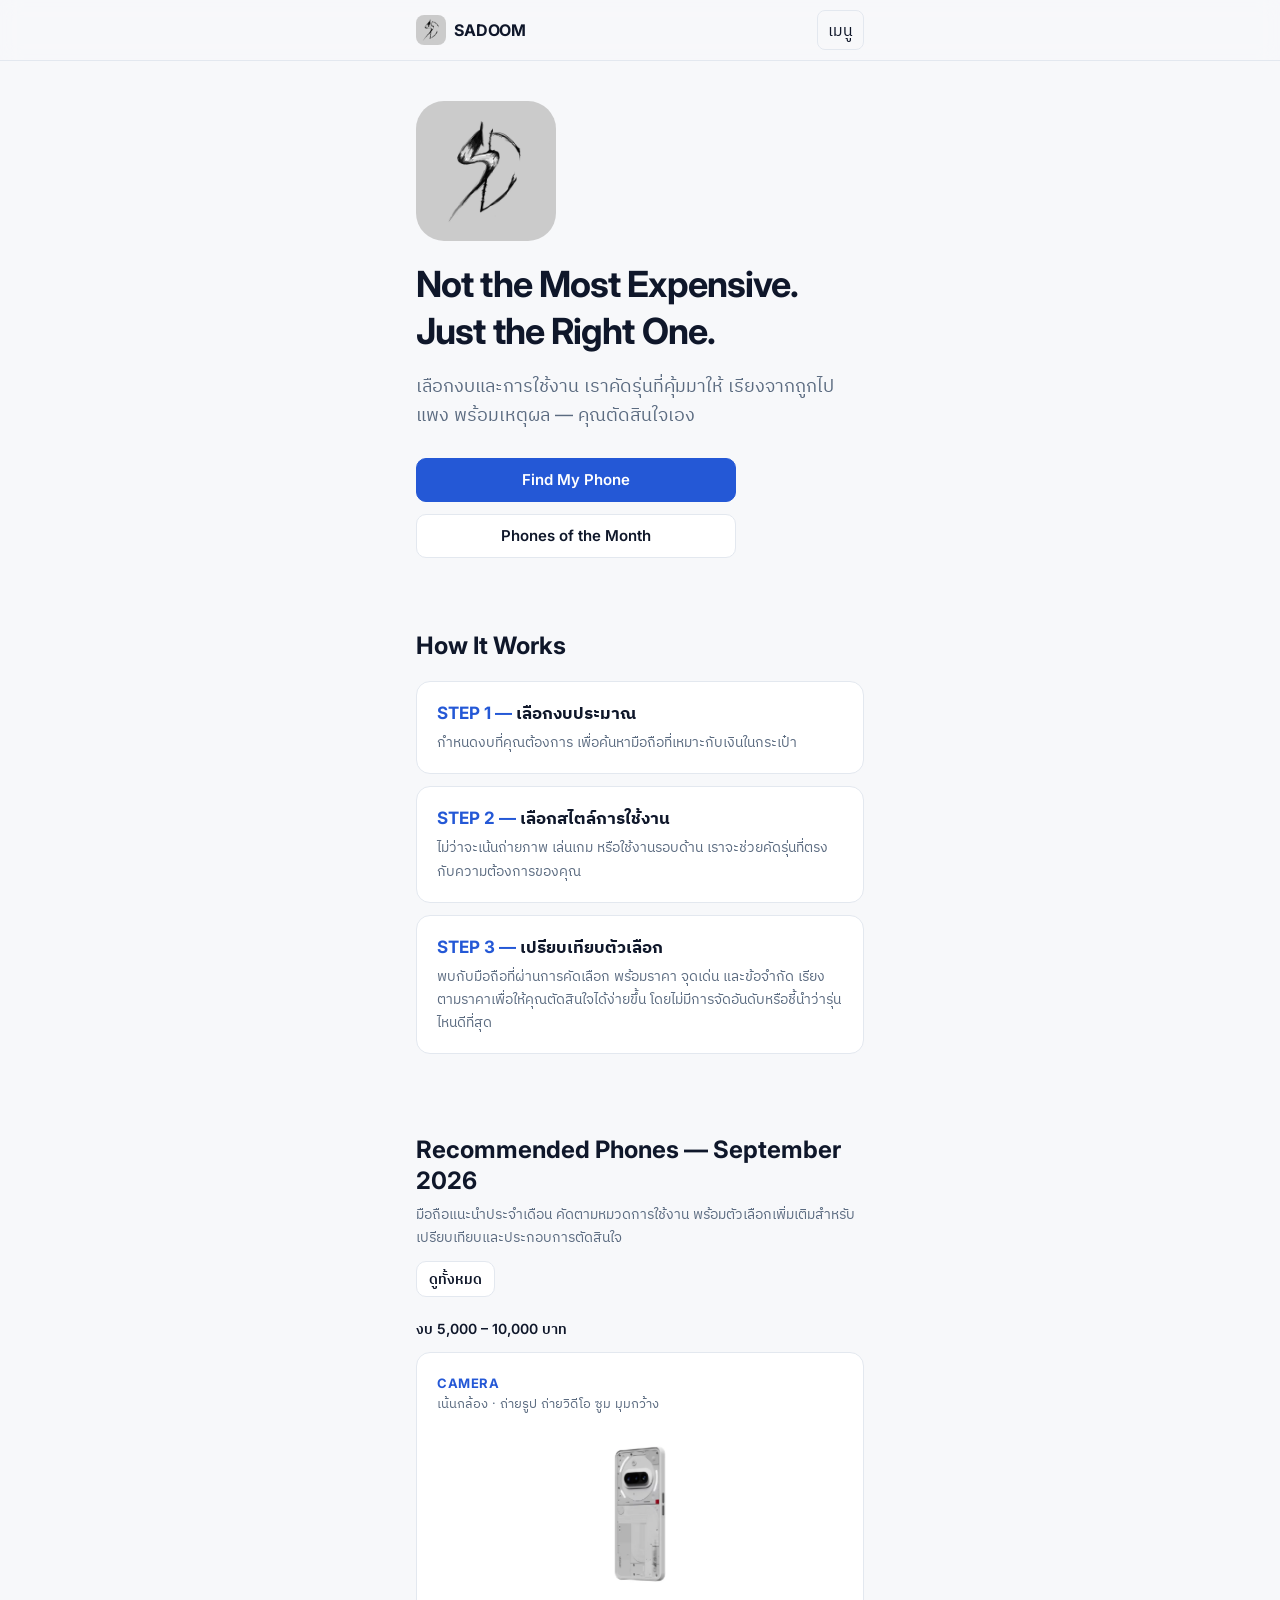
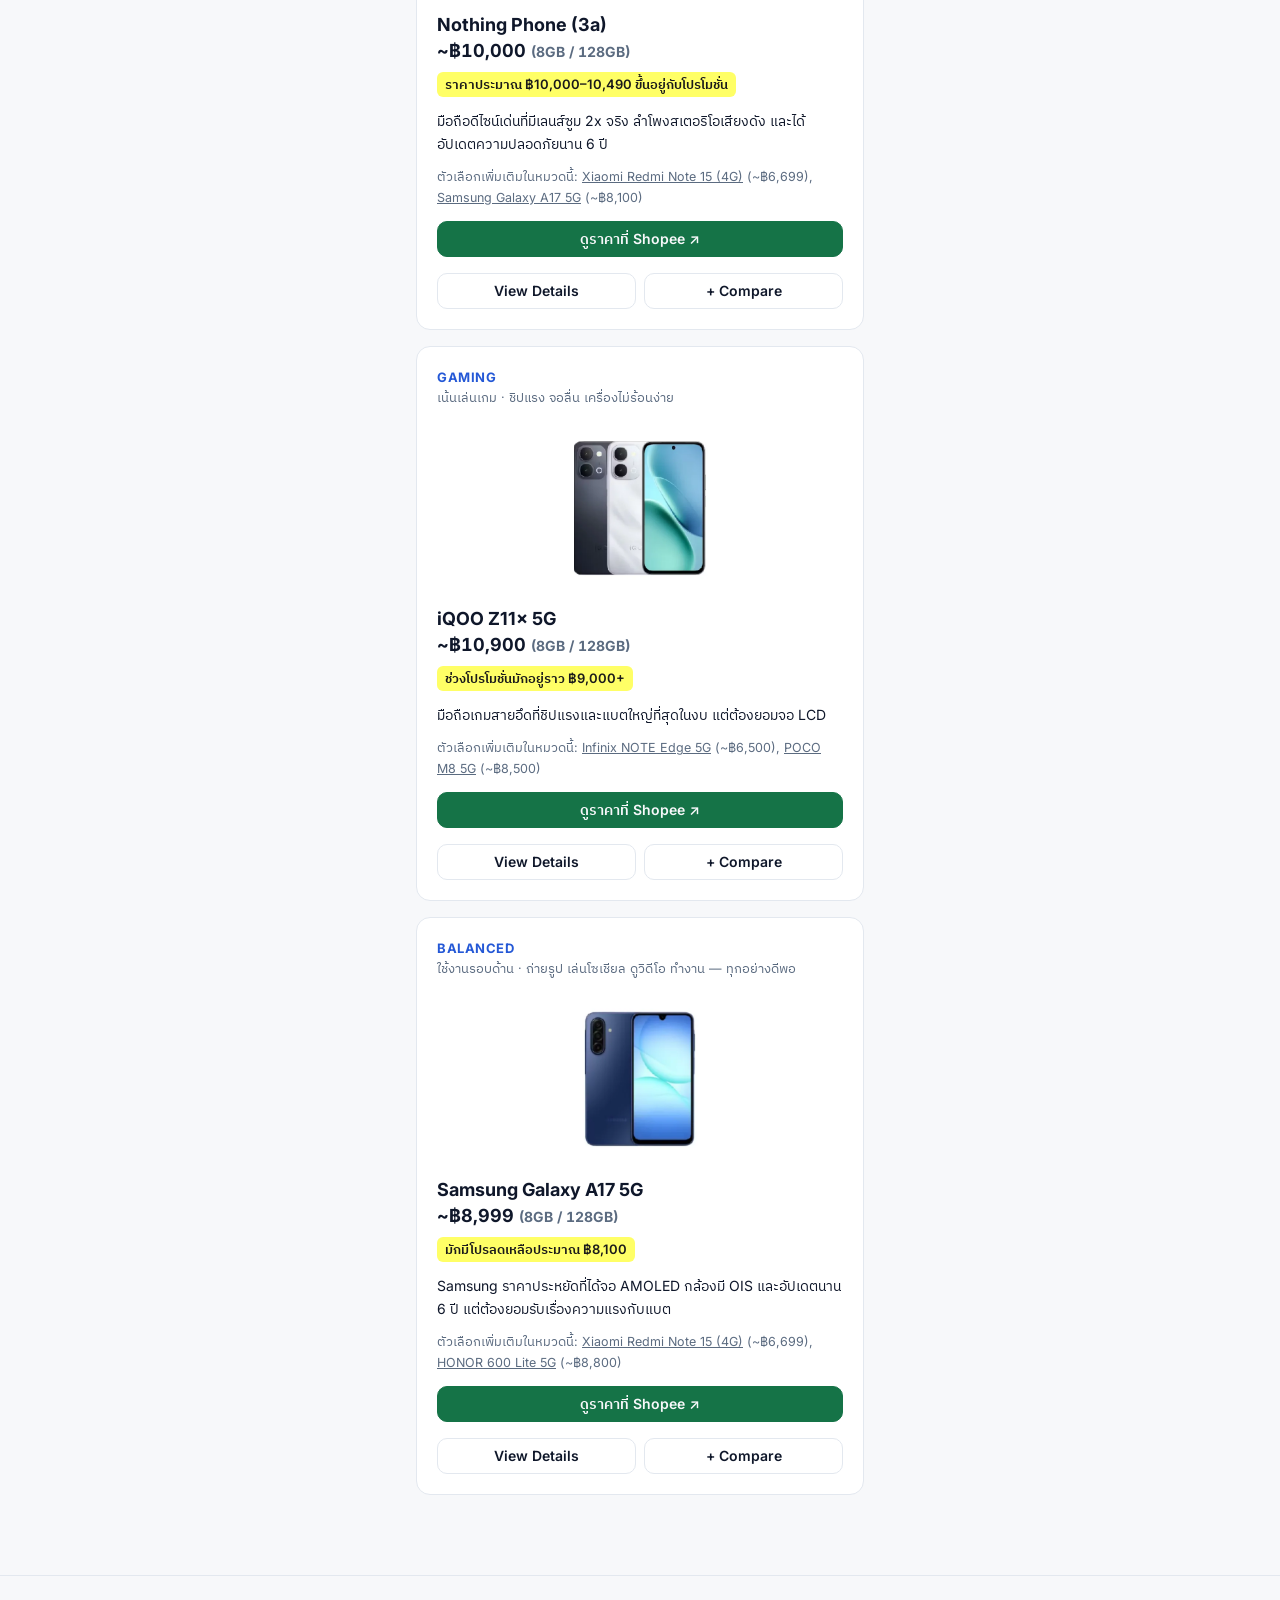
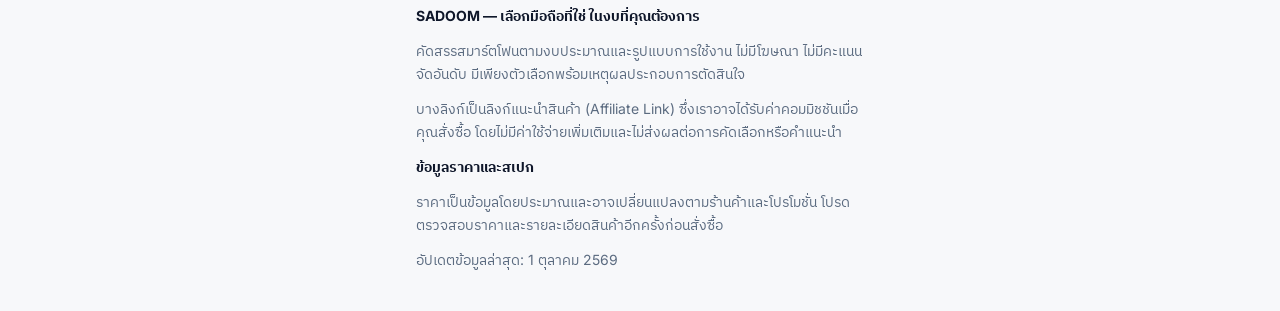
<file: index.html>
<!doctype html>
<html lang="th">
<head>
<meta charset="utf-8">
<meta name="viewport" content="width=device-width, initial-scale=1">
<title>SADOOM — เลือกมือถือที่ใช่ ในงบที่คุณต้องการ</title>
<meta name="description" content="SADOOM ผู้ช่วยเลือกมือถือตามงบและการใช้งาน (สายกล้อง สายเกม ใช้งานรอบด้าน) คัดรุ่นที่คุ้มพร้อมราคาโปรและเหตุผล เรียงจากถูกไปแพง ไม่มีโฆษณา ไม่มีคะแนนจัดอันดับ">
<link rel="canonical" href="https://sadoom.netlify.app/">
<meta name="theme-color" content="#cccccc">
<!-- รูปและข้อความตัวอย่างเวลาแชร์ลิงก์ (LINE, Facebook, X, TikTok bio) -->
<!-- ชื่อเว็บและโลโก้ให้ Google แสดงในหน้าผลค้นหา -->
<script type="application/ld+json">
{"@context":"https://schema.org","@type":"WebSite","name":"SADOOM","alternateName":"SADOOM เลือกมือถือ","url":"https://sadoom.netlify.app/"}
</script>
<meta property="og:type" content="website">
<meta property="og:site_name" content="SADOOM">
<meta property="og:title" content="SADOOM — Not the Most Expensive. Just the Right One.">
<meta property="og:description" content="เลือกงบและการใช้งาน เราคัดรุ่นที่คุ้มมาให้ เรียงจากถูกไปแพง พร้อมเหตุผล — คุณตัดสินใจเอง">
<meta property="og:url" content="https://sadoom.netlify.app/">
<meta property="og:image" content="https://sadoom.netlify.app/images/sadoom-og.png">
<meta property="og:image:width" content="1200">
<meta property="og:image:height" content="630">
<meta property="og:locale" content="th_TH">
<meta name="twitter:card" content="summary_large_image">
<meta name="twitter:title" content="SADOOM — Not the Most Expensive. Just the Right One.">
<meta name="twitter:image" content="https://sadoom.netlify.app/images/sadoom-og.png">
<!-- Google Search Console: โค้ดยืนยันเจ้าของเว็บ ห้ามลบ (ถ้าลบ Google จะยกเลิกการยืนยัน) -->
<meta name="google-site-verification" content="_qsnWkGiA6Y397DOVhhT0hE36aOuVe9OhtLE-5p8OZs" />
<link rel="icon" href="/favicon.ico" sizes="48x48">
<link rel="icon" type="image/png" sizes="192x192" href="/images/favicon-192.png">
<link rel="icon" type="image/png" sizes="96x96" href="/images/favicon-96.png">
<link rel="apple-touch-icon" href="images/sadoom-icon.png">
<link rel="preconnect" href="https://fonts.googleapis.com">
<link rel="preconnect" href="https://fonts.gstatic.com" crossorigin>
<link href="https://fonts.googleapis.com/css2?family=IBM+Plex+Sans+Thai:wght@400;500;600;700&family=Inter:wght@400;500;600;700&display=swap" rel="stylesheet">
<link rel="stylesheet" href="css/styles.css">
</head>

<body>
<header class="site-header">
  <div class="container bar">
    <a href="#/" class="logo"><img class="logo-mark" src="images/sadoom-icon.png" alt="" aria-hidden="true">SADOOM</a>
    <button class="menu-btn" data-action="toggle-menu" aria-label="เปิดเมนู" aria-expanded="false">เมนู</button>
    <nav class="nav" id="nav" aria-label="หลัก">
      <a href="#/" data-nav="">Home</a>
      <a href="#/phones" data-nav="phones">Phones</a>
      <a href="#/compare" data-nav="compare">Compare</a>
      <a href="#/picks" data-nav="picks">Phones of the Month</a>
      <a href="#/guides" data-nav="guides">Guides</a>
    </nav>
  </div>
</header>

<main id="app">
  <noscript>
    <div class="container section">
      <h1>SADOOM — เลือกมือถือที่ใช่ ในงบที่คุณต้องการ</h1>
      <p>ผู้ช่วยเลือกมือถือตามงบประมาณ 4 ช่วง (5,000–10,000 / 10,000–20,000 / 20,000–35,000 / 35,000 บาทขึ้นไป) และการใช้งาน 3 แบบ (สายกล้อง สายเกม ใช้งานรอบด้าน) กรุณาเปิด JavaScript เพื่อใช้งานเว็บไซต์</p>
    </div>
  </noscript>
</main>

<footer class="site-footer">
  <div class="container small muted stack">
    <p class="footer-title">SADOOM — เลือกมือถือที่ใช่ ในงบที่คุณต้องการ</p>
    <p>คัดสรรสมาร์ตโฟนตามงบประมาณและรูปแบบการใช้งาน ไม่มีโฆษณา ไม่มีคะแนนจัดอันดับ มีเพียงตัวเลือกพร้อมเหตุผลประกอบการตัดสินใจ</p>
    <p>บางลิงก์เป็นลิงก์แนะนำสินค้า (Affiliate Link) ซึ่งเราอาจได้รับค่าคอมมิชชันเมื่อคุณสั่งซื้อ โดยไม่มีค่าใช้จ่ายเพิ่มเติมและไม่ส่งผลต่อการคัดเลือกหรือคำแนะนำ</p>
    <p class="footer-title">ข้อมูลราคาและสเปก</p>
    <p>ราคาเป็นข้อมูลโดยประมาณและอาจเปลี่ยนแปลงตามร้านค้าและโปรโมชั่น โปรดตรวจสอบราคาและรายละเอียดสินค้าอีกครั้งก่อนสั่งซื้อ</p>
    <p id="data-note"></p>
  </div>
</footer>

<div id="tray-root"></div>
<div class="toast" id="toast" role="status" aria-live="polite"></div>

<!-- ลำดับสำคัญ: ไฟล์ที่ถูกใช้ต้องโหลดก่อนไฟล์ที่เรียกใช้ -->
<script src="js/config.js"></script>
<script src="js/data/phones.js"></script>
<script src="js/data/picks.js"></script>
<script src="js/data/lineups.js"></script>
<script src="js/utils.js"></script>
<script src="js/engine.js"></script>
<script src="js/store.js"></script>
<script src="js/components.js"></script>
<script src="js/pages.js"></script>
<script src="js/app.js"></script>
</body>
</html>
</file>
<file: css/styles.css>
/* SADOOM — styles (mobile-first, แนวตั้งแบบแอป) */

/* ============================================================
   1. DESIGN TOKENS
   ============================================================ */
:root {
  --bg: #f7f8fa;
  --surface: #ffffff;
  --surface-2: #f1f4f8;
  --text: #0f172a;
  --muted: #5b6b80;
  --border: #e3e8ef;
  --accent: #2458d6;
  --accent-text: #ffffff;
  --accent-soft: #edf2fd;
  --positive: #157347;
  --caution: #a15c07;
  --radius: 14px;
  --radius-sm: 10px;
  --font: "Inter", "IBM Plex Sans Thai", system-ui, -apple-system, "Segoe UI", sans-serif;
  --max-w: 480px; /* ความกว้างแบบแอปมือถือ แสดงเป็นคอลัมน์เดียวแนวตั้ง */
}
@media (prefers-color-scheme: dark) {
  :root {
    --bg: #0c1017;
    --surface: #131a24;
    --surface-2: #1a2330;
    --text: #e6eaf0;
    --muted: #97a3b4;
    --border: #243041;
    --accent: #6c9bff;
    --accent-text: #0c1017;
    --accent-soft: #18243a;
    --positive: #5fd08e;
    --caution: #f0b35a;
  }
}

/* ============================================================
   2. BASE / LAYOUT / UI
   ============================================================ */
*, *::before, *::after { box-sizing: border-box; }
html { -webkit-text-size-adjust: 100%; }
body {
  margin: 0;
  background: var(--bg);
  color: var(--text);
  font-family: var(--font);
  font-size: 16px;
  line-height: 1.65;
}
body.has-tray { padding-bottom: 84px; }
a { color: inherit; }
img, svg { display: block; max-width: 100%; }
h1, h2, h3, h4 { line-height: 1.3; margin: 0; }
p { margin: 0; }
ul { margin: 0; padding: 0; list-style: none; }
button { font: inherit; color: inherit; }
:focus-visible { outline: 2px solid var(--accent); outline-offset: 2px; border-radius: 6px; }
.num { font-variant-numeric: tabular-nums; }
.muted { color: var(--muted); }
.small { font-size: 14px; }
.xs { font-size: 12.5px; }

.container { max-width: var(--max-w); margin: 0 auto; padding: 0 16px; }
.section { padding: 40px 0; }
.section-head { margin-bottom: 20px; }
.section-head h2 { font-size: 24px; }
.section-head p { margin-top: 6px; }
.stack > * + * { margin-top: 12px; }

/* Header */
.site-header {
  position: sticky; top: 0; z-index: 20;
  background: color-mix(in srgb, var(--bg) 88%, transparent);
  backdrop-filter: blur(10px);
  border-bottom: 1px solid var(--border);
}
.site-header .bar { display: flex; align-items: center; justify-content: space-between; height: 60px; }
.logo { font-weight: 700; text-decoration: none; letter-spacing: -0.01em; display: flex; align-items: center; gap: 8px; }
.logo-mark { width: 30px; height: 30px; border-radius: 8px; object-fit: cover; }
.hero-logo { width: 140px; height: 140px; border-radius: 28px; object-fit: cover; margin-bottom: 20px; }
.nav { display: flex; gap: 4px; }
.nav a {
  text-decoration: none; padding: 6px 12px; border-radius: 8px; color: var(--muted); font-weight: 500; font-size: 15px;
}
.nav a:hover { color: var(--text); background: var(--surface-2); }
.nav a.active { color: var(--text); background: var(--surface-2); }
.site-header .container { position: relative; }
.menu-btn { display: block; background: none; border: 1px solid var(--border); border-radius: 8px; padding: 6px 10px; cursor: pointer; }
.nav {
  display: none; position: absolute; left: 0; right: 0; top: 60px;
  flex-direction: column; padding: 8px 16px 16px; background: var(--bg); border-bottom: 1px solid var(--border);
}
.nav.open { display: flex; }
.nav a { padding: 12px; }

/* Footer */
.site-footer { border-top: 1px solid var(--border); padding: 28px 0 40px; margin-top: 40px; }

/* Buttons */
.btn {
  display: inline-flex; align-items: center; justify-content: center; gap: 6px;
  min-height: 44px; padding: 0 18px; border-radius: 10px; border: 1px solid var(--border);
  background: var(--surface); text-decoration: none; font-weight: 600; font-size: 15px; cursor: pointer;
  transition: background .15s, border-color .15s;
}
.btn:hover { border-color: color-mix(in srgb, var(--text) 30%, var(--border)); }
.btn-primary { background: var(--accent); border-color: var(--accent); color: var(--accent-text); }
.btn-primary:hover { background: color-mix(in srgb, var(--accent) 88%, black); border-color: transparent; }
.btn-primary:disabled { opacity: .45; cursor: not-allowed; }
.btn-buy { width: 100%; background: var(--positive); border-color: var(--positive); color: var(--bg); }
.btn-buy:hover { background: color-mix(in srgb, var(--positive) 88%, black); border-color: transparent; }
.btn-sm { min-height: 36px; padding: 0 12px; font-size: 14px; }
.btn-ghost { background: none; border-color: transparent; }
.btn.is-on { background: var(--accent-soft); border-color: var(--accent); color: var(--accent); }

/* Card */
.card { background: var(--surface); border: 1px solid var(--border); border-radius: var(--radius); padding: 20px; }
.grid { display: grid; gap: 16px; grid-template-columns: 1fr; }

/* Chip / Badge */
.chip {
  display: inline-flex; align-items: center; gap: 6px; padding: 4px 10px; border-radius: 999px;
  background: var(--surface-2); font-size: 13.5px; font-weight: 500;
}
.badge { display: inline-block; padding: 2px 8px; border-radius: 6px; font-size: 12.5px; font-weight: 600; }
.badge-slot { background: var(--accent-soft); color: var(--accent); }
.badge-caution { background: color-mix(in srgb, var(--caution) 14%, transparent); color: var(--caution); }

/* Selectable option (Finder) */
.options { display: grid; gap: 12px; grid-template-columns: 1fr; }
.option {
  text-align: left; width: 100%; padding: 16px 18px; border-radius: var(--radius);
  border: 1.5px solid var(--border); background: var(--surface); cursor: pointer;
  transition: border-color .15s, background .15s;
}
.option:hover { border-color: color-mix(in srgb, var(--accent) 50%, var(--border)); }
.option[aria-pressed="true"] { border-color: var(--accent); background: var(--accent-soft); }
.option[aria-disabled="true"] { opacity: .45; cursor: not-allowed; }
.option .title { font-weight: 600; display: block; }
.option .desc { font-size: 14px; color: var(--muted); display: block; margin-top: 2px; }

/* Hero */
.hero { padding: 40px 0 32px; }
.hero h1 { font-size: clamp(24px, 7.2vw, 36px); letter-spacing: -0.025em; }
.hero h1 span { display: block; white-space: nowrap; }
.hero p { font-size: 18px; color: var(--muted); max-width: 52ch; margin-top: 16px; }
.hero .cta { margin-top: 28px; display: flex; flex-direction: column; gap: 12px; max-width: 320px; }
.hero .cta .btn { width: 100%; white-space: nowrap; }

.steps { display: grid; gap: 12px; grid-template-columns: 1fr; }
.step-num { font-weight: 700; color: var(--accent); }
.steps h3 { font-size: 17px; margin-bottom: 6px; }
.footer-title { font-weight: 700; color: var(--text); }

/* Finder */
.finder { padding: 24px 0 24px; }
.stepper { display: flex; gap: 8px; margin-bottom: 24px; }
.stepper span { flex: 1; height: 4px; border-radius: 4px; background: var(--border); }
.stepper span.done { background: var(--accent); }
.finder h1 { font-size: 28px; }
.finder-actions {
  position: sticky; bottom: 0; z-index: 15;
  display: flex; gap: 12px; margin: 28px -16px 0;
  padding: 12px 16px calc(12px + env(safe-area-inset-bottom));
  background: var(--bg); border-top: 1px solid var(--border);
}
.finder-actions .btn { flex: 1; }

/* Phone image */
.phone-img { display: flex; justify-content: center; padding: 12px 0; background: var(--surface-2); border-radius: var(--radius-sm); }

/* ไฮไลต์ข้อความราคา/โปรโมชั่น (priceNote) */
.price-note {
  display: inline-block; margin-top: 6px; padding: 2px 8px; border-radius: 6px;
  background: #FFFF66; color: #1a1a1a; font-size: 13px; font-weight: 600;
}

/* กล่องคำเตือน (ไฮไลต์เหลืองเหมือนราคาโปร) */
.warn-box { background: #FFFF66; color: #1a1a1a; border-radius: 10px; padding: 12px 14px; font-size: 14px; line-height: 1.55; }
.warn-box ul { margin-top: 6px; padding-left: 18px; list-style: disc; }
.warn-box li + li { margin-top: 3px; }
/* กล่องเกร็ดความรู้ */
.tip-box { background: var(--accent-soft); border-radius: 10px; padding: 10px 12px; font-size: 14px; }

/* รูปมือถือจริง: พื้นขาวตามรูปสินค้า */
.phone-img.has-photo { background: #fff; }
.phone-img.has-photo img { width: auto; max-width: 100%; object-fit: contain; }

/* Recommendation list — ทีละรุ่น เลื่อนลงแนวตั้ง */
.rec-list { display: flex; flex-direction: column; gap: 24px; }
.rec-count { font-size: 13px; color: var(--muted); font-weight: 500; }

/* Recommendation card */
.rec { display: flex; flex-direction: column; gap: 14px; }
.rec h3 { font-size: 19px; }
.price { font-weight: 700; font-size: 18px; }
.keyspecs { display: grid; gap: 4px; font-size: 14px; }
.keyspecs li { display: flex; gap: 8px; }
.keyspecs .k { color: var(--muted); min-width: 64px; }
.headline { font-weight: 500; }
.list-title { font-size: 13px; font-weight: 700; text-transform: uppercase; letter-spacing: .04em; color: var(--muted); margin-bottom: 6px; }
.bullets li { position: relative; padding-left: 18px; font-size: 14.5px; }
.bullets li + li { margin-top: 4px; }
.bullets li::before { content: ""; position: absolute; left: 4px; top: .7em; width: 6px; height: 6px; border-radius: 50%; background: var(--muted); }
.bullets.pos li::before { background: var(--positive); }
.bullets.neg li::before { background: var(--caution); }
.bullets.why li::before { background: var(--accent); }
.pc { display: grid; gap: 14px; grid-template-columns: 1fr 1fr; }
@media (max-width: 420px) { .pc { grid-template-columns: 1fr; } }
.card-actions { display: flex; gap: 8px; margin-top: auto; padding-top: 4px; }
.card-actions .btn { flex: 1; }

/* Detail */
.detail { display: grid; gap: 28px; grid-template-columns: 1fr; padding: 24px 0; }
.spec-section h2 { font-size: 20px; margin-bottom: 10px; }
.spec-rows { border-top: 1px solid var(--border); }
.spec-rows > div { display: grid; grid-template-columns: 130px 1fr; gap: 12px; padding: 10px 0; border-bottom: 1px solid var(--border); font-size: 15px; }
.spec-rows dt { color: var(--muted); }
.spec-rows dd { margin: 0; }
@media (max-width: 480px) { .spec-rows > div { grid-template-columns: 1fr; gap: 0; } }
.note { font-size: 14px; color: var(--muted); margin-top: 6px; }
.variants { display: flex; flex-wrap: wrap; gap: 8px; }

/* Compare */
.compare-head {
  position: sticky; top: 60px; z-index: 5; background: var(--bg);
  display: grid; gap: 8px; padding: 12px 0; border-bottom: 1px solid var(--border);
}
.compare-head .ph { text-align: center; font-weight: 600; font-size: 14px; }
.compare-head .ph .phone-img { background: none; padding: 0 0 6px; }
.cmp-row { display: grid; gap: 8px; padding: 12px 0; border-bottom: 1px solid var(--border); font-size: 14.5px; }
.cmp-row .label { color: var(--muted); font-weight: 500; }
.cmp-row .val { overflow-wrap: anywhere; }
.cmp-row .label { grid-column: 1 / -1; font-size: 13px; }
.cmp-row .val { font-size: 14px; }
.compare-head .spacer { display: none; }
.compare-tools { display: flex; flex-wrap: wrap; gap: 12px; align-items: center; justify-content: space-between; margin: 20px 0 8px; }
select {
  font: inherit; min-height: 40px; padding: 0 12px; border-radius: 10px; border: 1px solid var(--border);
  background: var(--surface); color: var(--text); max-width: 100%;
}

/* Compare tray */
.tray {
  position: fixed; left: 0; right: 0; bottom: 0; z-index: 30;
  background: var(--surface); border-top: 1px solid var(--border);
  padding: 12px 0 calc(12px + env(safe-area-inset-bottom));
}
.tray .container { display: flex; align-items: center; justify-content: space-between; gap: 12px; }
.tray-names { font-size: 14px; white-space: nowrap; overflow: hidden; text-overflow: ellipsis; }

/* Filter chips */
.filters { display: flex; gap: 8px; flex-wrap: wrap; margin-bottom: 20px; }
.filters button { border: 1px solid var(--border); background: var(--surface); padding: 6px 14px; border-radius: 999px; cursor: pointer; font-size: 14px; }
.filters button[aria-pressed="true"] { border-color: var(--accent); background: var(--accent-soft); color: var(--accent); font-weight: 600; }

/* Phone list item */
.phone-tile { display: flex; gap: 14px; align-items: center; text-decoration: none; }
.phone-tile .phone-img { flex: 0 0 88px; padding: 8px 0; }
.phone-tile h3 { font-size: 16px; }

/* Picks */
.pick { display: flex; flex-direction: column; gap: 12px; }
.pick .cat { font-size: 13px; font-weight: 700; color: var(--accent); text-transform: uppercase; letter-spacing: .04em; }

/* Notice / toast */
.notice { padding: 14px 16px; border-radius: var(--radius-sm); background: var(--surface-2); font-size: 14.5px; }
.toast {
  position: fixed; left: 50%; bottom: 100px; transform: translateX(-50%); z-index: 40;
  background: var(--text); color: var(--bg); padding: 10px 16px; border-radius: 10px; font-size: 14px;
  opacity: 0; pointer-events: none; transition: opacity .2s;
}
.toast.show { opacity: 1; }

details.guide summary { cursor: pointer; font-weight: 600; list-style: none; }
details.guide summary::-webkit-details-marker { display: none; }
details.guide[open] summary { margin-bottom: 10px; }

@media (prefers-reduced-motion: reduce) { * { transition: none !important; } }
</file>
